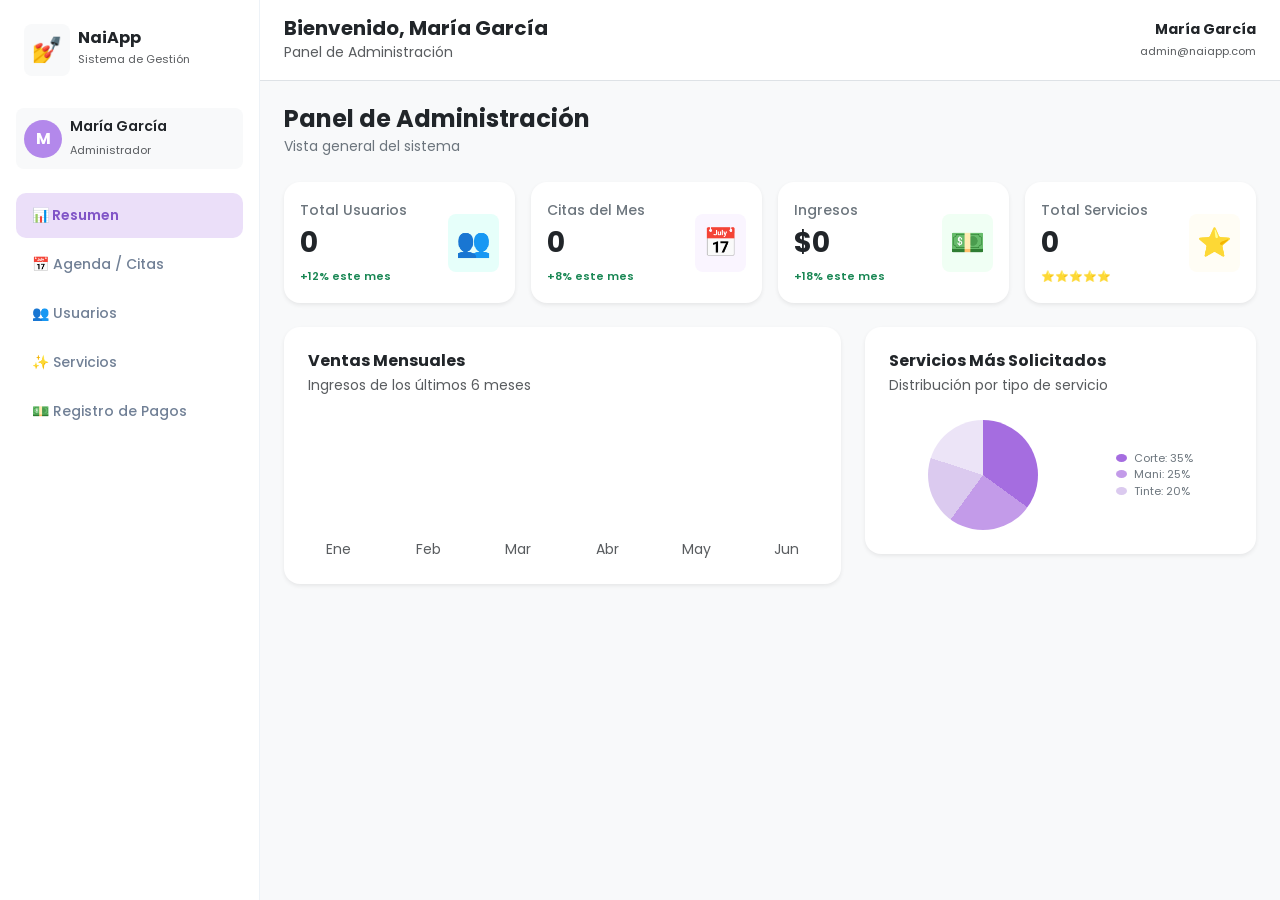
<file: 02-Diseño/02-Mockups/dashboard.html>
<!DOCTYPE html>
<html lang="es">
<head>
    <meta charset="UTF-8">
    <meta name="viewport" content="width=device-width, initial-scale=1.0">
    <title>NaiApp - Sistema de Gestión</title>
    
    <link href="https://cdn.jsdelivr.net/npm/bootstrap@5.3.2/dist/css/bootstrap.min.css" rel="stylesheet">
    <link rel="preconnect" href="https://fonts.googleapis.com">
    <link rel="preconnect" href="https://fonts.gstatic.com" crossorigin>
    <link href="https://fonts.googleapis.com/css2?family=Poppins:wght@400;500;600;700&display=swap" rel="stylesheet">

    <link rel="stylesheet" href="dashboard.css">
</head>
<body>

    <div class="d-flex">
        
        <aside class="sidebar-custom p-3 flex-shrink-0 d-none d-md-block">
            <div class="d-flex align-items-center gap-2 mb-4 p-2">
                <span class="fs-4 bg-light p-2 rounded-3">💅</span>
                <div>
                    <div class="fw-bold lh-1">NaiApp</div>
                    <small class="text-muted fs-xs">Sistema de Gestión</small>
                </div>
            </div>

            <div class="d-flex align-items-center gap-2 bg-light p-2 rounded-3 mb-4">
                <div class="avatar-pill text-white rounded-circle d-flex align-items-center justify-content-center fw-bold">M</div>
                <div>
                    <div class="fw-semibold small">María García</div>
                    <small class="text-muted fs-xs">Administrador</small>
                </div>
            </div>

            <nav class="nav flex-column gap-1">
                <button class="menu-item-custom active" onclick="changeSection('resumen')">📊 Resumen</button>
                <button class="menu-item-custom" onclick="changeSection('agenda')">📅 Agenda / Citas</button>
                <button class="menu-item-custom" onclick="changeSection('usuarios')">👥 Usuarios</button>
                <button class="menu-item-custom" onclick="changeSection('servicios')">✨ Servicios</button>
                <button class="menu-item-custom" onclick="changeSection('pagos')">💵 Registro de Pagos</button>
            </nav>
        </aside>

        <main class="flex-grow-1 min-vh-100 d-flex flex-column style-main">
            
            <header class="bg-white border-bottom px-4 py-3 d-flex justify-content-between align-items-center">
                <div>
                    <h1 class="h5 fw-bold mb-0">Bienvenido, María García</h1>
                    <small class="text-muted">Panel de Administración</small>
                </div>
                <div class="text-end small d-none d-sm-block">
                    <div class="fw-bold">María García</div>
                    <span class="text-muted fs-xs">admin@naiapp.com</span>
                </div>
            </header>

            <div class="p-4 container-fluid">

                <div id="sec-resumen" class="section-content active">
                    <div class="mb-4">
                        <h2 class="h4 fw-bold mb-0">Panel de Administración</h2>
                        <small class="text-secondary">Vista general del sistema</small>
                    </div>

                    <div class="row g-3 mb-4">
                        <div class="col-sm-6 col-xl-3">
                            <div class="card border-0 shadow-sm p-3 d-flex flex-row justify-content-between align-items-center rounded-4">
                                <div>
                                    <span class="small text-secondary fw-medium">Total Usuarios</span>
                                    <h3 class="fw-bold my-1" id="kpi-users">0</h3>
                                    <small class="text-success fw-semibold fs-xs">+12% este mes</small>
                                </div>
                                <span class="fs-3 p-2 rounded-3 bg-teal-light">👥</span>
                            </div>
                        </div>
                        <div class="col-sm-6 col-xl-3">
                            <div class="card border-0 shadow-sm p-3 d-flex flex-row justify-content-between align-items-center rounded-4">
                                <div>
                                    <span class="small text-secondary fw-medium">Citas del Mes</span>
                                    <h3 class="fw-bold my-1" id="kpi-citas">0</h3>
                                    <small class="text-success fw-semibold fs-xs">+8% este mes</small>
                                </div>
                                <span class="fs-3 p-2 rounded-3 bg-purple-light-card">📅</span>
                            </div>
                        </div>
                        <div class="col-sm-6 col-xl-3">
                            <div class="card border-0 shadow-sm p-3 d-flex flex-row justify-content-between align-items-center rounded-4">
                                <div>
                                    <span class="small text-secondary fw-medium">Ingresos</span>
                                    <h3 class="fw-bold my-1" id="kpi-ingresos">$0</h3>
                                    <small class="text-success fw-semibold fs-xs">+18% este mes</small>
                                </div>
                                <span class="fs-3 p-2 rounded-3 bg-green-light">💵</span>
                            </div>
                        </div>
                        <div class="col-sm-6 col-xl-3">
                            <div class="card border-0 shadow-sm p-3 d-flex flex-row justify-content-between align-items-center rounded-4">
                                <div>
                                    <span class="small text-secondary fw-medium">Total Servicios</span>
                                    <h3 class="fw-bold my-1" id="kpi-services">0</h3>
                                    <small class="text-warning fs-xs">⭐⭐⭐⭐⭐</small>
                                </div>
                                <span class="fs-3 p-2 rounded-3 bg-yellow-light">⭐</span>
                            </div>
                        </div>
                    </div>

                    <div class="row g-4">
                        <div class="col-lg-7">
                            <div class="card border-0 shadow-sm p-4 rounded-4 bg-white">
                                <h4 class="h6 fw-bold mb-1">Ventas Mensuales</h4>
                                <p class="text-muted small mb-4">Ingresos de los últimos 6 meses</p>
                                <div class="bar-chart-mock">
                                    <div class="bar-wrapper"><div class="bar style-b1"></div><span class="small text-muted">Ene</span></div>
                                    <div class="bar-wrapper"><div class="bar style-b2"></div><span class="small text-muted">Feb</span></div>
                                    <div class="bar-wrapper"><div class="bar style-b3"></div><span class="small text-muted">Mar</span></div>
                                    <div class="bar-wrapper"><div class="bar style-b4"></div><span class="small text-muted">Abr</span></div>
                                    <div class="bar-wrapper"><div class="bar style-b5"></div><span class="small text-muted">May</span></div>
                                    <div class="bar-wrapper"><div class="bar style-b6"></div><span class="small text-muted">Jun</span></div>
                                </div>
                            </div>
                        </div>
                        <div class="col-lg-5">
                            <div class="card border-0 shadow-sm p-4 rounded-4 bg-white">
                                <h4 class="h6 fw-bold mb-1">Servicios Más Solicitados</h4>
                                <p class="text-muted small mb-4">Distribución por tipo de servicio</p>
                                <div class="d-flex align-items-center justify-content-around">
                                    <div class="pie-circle"></div>
                                    <div class="small text-secondary fs-xs">
                                        <div><span class="badge rounded-circle me-1 leg-1"> </span> Corte: 35%</div>
                                        <div><span class="badge rounded-circle me-1 leg-2"> </span> Mani: 25%</div>
                                        <div><span class="badge rounded-circle me-1 leg-3"> </span> Tinte: 20%</div>
                                    </div>
                                </div>
                            </div>
                        </div>
                    </div>
                </div>

                <div id="sec-agenda" class="section-content">
                    <div class="card border-0 shadow-sm p-4 rounded-4 bg-white mb-4">
                        <h2 class="h4 fw-bold mb-3">📅 Agenda / Citas</h2>
                        <form id="form-agenda" class="row g-3 align-items-end">
                            <input type="hidden" id="agenda-id">
                            <div class="col-md-4">
                                <label class="form-label small fw-semibold">Cliente</label>
                                <input type="text" id="agenda-cliente" class="form-control" placeholder="Nombre" required>
                            </div>
                            <div class="col-md-4">
                                <label class="form-label small fw-semibold">Servicio</label>
                                <input type="text" id="agenda-servicio" class="form-control" placeholder="Ej. Manicure" required>
                            </div>
                            <div class="col-md-4">
                                <label class="form-label small fw-semibold">Fecha y Hora</label>
                                <input type="datetime-local" id="agenda-fecha" class="form-control" required>
                            </div>
                            <div class="col-12 text-end">
                                <button type="submit" id="btn-agenda" class="btn btn-purple-custom text-white px-4">Agendar Cita</button>
                            </div>
                        </form>
                    </div>
                    <div class="table-responsive bg-white rounded-4 shadow-sm border">
                        <table class="table table-hover align-middle mb-0">
                            <thead class="table-light"><tr><th>Cliente</th><th>Servicio</th><th>Fecha y Hora</th><th>Acciones</th></tr></thead>
                            <tbody id="tabla-agenda"></tbody>
                        </table>
                    </div>
                </div>

                <div id="sec-usuarios" class="section-content">
                    <div class="card border-0 shadow-sm p-4 rounded-4 bg-white mb-4">
                        <h2 class="h4 fw-bold mb-3">👥 Gestión de Usuarios</h2>
                        <form id="form-usuarios" class="row g-3 align-items-end">
                            <input type="hidden" id="usuarios-id">
                            <div class="col-md-4">
                                <label class="form-label small fw-semibold">Nombre Completo</label>
                                <input type="text" id="usuarios-nombre" class="form-control" placeholder="Ej. Camila" required>
                            </div>
                            <div class="col-md-4">
                                <label class="form-label small fw-semibold">Teléfono</label>
                                <input type="tel" id="usuarios-telefono" class="form-control" placeholder="Número" required>
                            </div>
                            <div class="col-md-3">
                                <label class="form-label small fw-semibold">Rol del Sistema</label>
                                <select id="usuarios-rol" class="form-select" required>
                                    <option value="Cliente">Cliente</option>
                                    <option value="Estilista">Estilista</option>
                                    <option value="Administrador">Administrador</option>
                                </select>
                            </div>
                            <div class="col-md-1 text-end">
                                <button type="submit" id="btn-usuarios" class="btn btn-purple-custom text-white w-100">Guardar</button>
                            </div>
                        </form>
                    </div>
                    <div class="table-responsive bg-white rounded-4 shadow-sm border">
                        <table class="table table-hover align-middle mb-0">
                            <thead class="table-light"><tr><th>Nombre</th><th>Teléfono</th><th>Rol</th><th>Acciones</th></tr></thead>
                            <tbody id="tabla-usuarios"></tbody>
                        </table>
                    </div>
                </div>

                <div id="sec-servicios" class="section-content">
                    <div class="card border-0 shadow-sm p-4 rounded-4 bg-white mb-4">
                        <h2 class="h4 fw-bold mb-3">✨ Catálogo de Servicios</h2>
                        <form id="form-servicios" class="row g-3 align-items-end">
                            <input type="hidden" id="servicios-id">
                            <div class="col-md-6">
                                <label class="form-label small fw-semibold">Nombre del Servicio</label>
                                <input type="text" id="servicios-nombre" class="form-control" placeholder="Ej. Pedicure" required>
                            </div>
                            <div class="col-md-4">
                                <label class="form-label small fw-semibold">Precio ($)</label>
                                <input type="number" id="servicios-precio" class="form-control" placeholder="Monto" required>
                            </div>
                            <div class="col-md-2 text-end">
                                <button type="submit" id="btn-servicios" class="btn btn-purple-custom text-white w-100">Añadir</button>
                            </div>
                        </form>
                    </div>
                    <div class="table-responsive bg-white rounded-4 shadow-sm border">
                        <table class="table table-hover align-middle mb-0">
                            <thead class="table-light"><tr><th>Servicio</th><th>Precio</th><th>Acciones</th></tr></thead>
                            <tbody id="tabla-servicios"></tbody>
                        </table>
                    </div>
                </div>

                <div id="sec-pagos" class="section-content">
                    <div class="card border-0 shadow-sm p-4 rounded-4 bg-white mb-4">
                        <h2 class="h4 fw-bold mb-3">💵 Historial de Transacciones</h2>
                        <form id="form-pagos" class="row g-3 align-items-end">
                            <input type="hidden" id="pagos-id">
                            <div class="col-md-4">
                                <label class="form-label small fw-semibold">Concepto / Cliente</label>
                                <input type="text" id="pagos-concepto" class="form-control" placeholder="Descripción" required>
                            </div>
                            <div class="col-md-4">
                                <label class="form-label small fw-semibold">Monto ($)</label>
                                <input type="number" id="pagos-monto" class="form-control" placeholder="Valor numérico" required>
                            </div>
                            <div class="col-md-3">
                                <label class="form-label small fw-semibold">Método de Pago</label>
                                <select id="pagos-metodo" class="form-select" required>
                                    <option value="Efectivo">Efectivo</option>
                                    <option value="Transferencia">Transferencia</option>
                                    <option value="Tarjeta">Tarjeta</option>
                                </select>
                            </div>
                            <div class="col-md-1 text-end">
                                <button type="submit" id="btn-pagos" class="btn btn-purple-custom text-white w-100">Pagar</button>
                            </div>
                        </form>
                    </div>
                    <div class="table-responsive bg-white rounded-4 shadow-sm border">
                        <table class="table table-hover align-middle mb-0">
                            <thead class="table-light"><tr><th>Concepto</th><th>Monto</th><th>Método</th><th>Acciones</th></tr></thead>
                            <tbody id="tabla-pagos"></tbody>
                        </table>
                    </div>
                </div>

            </div>
        </main>
    </div>

    <script>
        function changeSection(sectionId) {
            document.querySelectorAll('.section-content').forEach(sec => sec.classList.remove('active'));
            document.querySelectorAll('.menu-item-custom').forEach(btn => btn.classList.remove('active'));
            
            document.getElementById(`sec-${sectionId}`).classList.add('active');
            event.currentTarget.classList.add('active');
        }

        function setupCRUD(modulo, campos) {
            const form = document.getElementById(`form-${modulo}`);
            const tabla = document.getElementById(`tabla-${modulo}`);
            const btnSubmit = document.getElementById(`btn-${modulo}`);
            
            let datos = JSON.parse(localStorage.getItem(`naiapp_${modulo}`)) || [];

            const listar = () => {
                tabla.innerHTML = '';
                datos.forEach(item => {
                    const tr = document.createElement('tr');
                    let celdas = '';
                    campos.forEach(campo => {
                        let valor = item[campo];
                        if(campo === 'precio' || campo === 'monto') valor = '$' + parseInt(valor).toLocaleString();
                        if(campo === 'fecha') valor = new Date(valor).toLocaleString();
                        celdas += `<td>${valor}</td>`;
                    });
                    celdas += `
                        <td>
                            <button class="btn btn-sm btn-warning me-1" onclick="editarItem('${modulo}', '${item.id}')">✏️</button>
                            <button class="btn btn-sm btn-danger" onclick="eliminarItem('${modulo}', '${item.id}')">🗑️</button>
                        </td>
                    `;
                    tr.innerHTML = celdas;
                    tabla.appendChild(tr);
                });
                actualizarKPIs();
            };

            form.addEventListener('submit', (e) => {
                e.preventDefault();
                const idHidden = document.getElementById(`${modulo}-id`).value;
                let obj = { id: idHidden || Date.now().toString() };
                campos.forEach(campo => { obj[campo] = document.getElementById(`${modulo}-${campo}`).value; });

                if (!idHidden) { datos.push(obj); } 
                else { datos = datos.map(item => item.id === idHidden ? obj : item); btnSubmit.innerText = "Guardar"; }

                localStorage.setItem(`naiapp_${modulo}`, JSON.stringify(datos));
                form.reset();
                document.getElementById(`${modulo}-id`).value = "";
                listar();
            });

            window[`edit_${modulo}`] = (id) => {
                const item = datos.find(i => i.id === id);
                if (item) {
                    document.getElementById(`${modulo}-id`).value = item.id;
                    campos.forEach(campo => { document.getElementById(`${modulo}-${campo}`).value = item[campo]; });
                    btnSubmit.innerText = "Actualizar";
                }
            };

            window[`delete_${modulo}`] = (id) => {
                if(confirm('¿Deseas eliminar este registro?')) {
                    datos = datos.filter(i => i.id !== id);
                    localStorage.setItem(`naiapp_${modulo}`, JSON.stringify(datos));
                    listar();
                }
            };
            listar();
        }

        function editarItem(modulo, id) { window[`edit_${modulo}`](id); }
        function eliminarItem(modulo, id) { window[`delete_${modulo}`](id); }

        function actualizarKPIs() {
            if(!document.getElementById('kpi-users')) return;
            const u = (JSON.parse(localStorage.getItem('naiapp_usuarios')) || []).length;
            const c = (JSON.parse(localStorage.getItem('naiapp_agenda')) || []).length;
            const s = (JSON.parse(localStorage.getItem('naiapp_servicios')) || []).length;
            const p = JSON.parse(localStorage.getItem('naiapp_pagos')) || [];
            const totalPagos = p.reduce((acc, curr) => acc + parseInt(curr.monto || 0), 0);

            document.getElementById('kpi-users').innerText = u;
            document.getElementById('kpi-citas').innerText = c;
            document.getElementById('kpi-services').innerText = s;
            document.getElementById('kpi-ingresos').innerText = '$' + totalPagos.toLocaleString();
        }

        document.addEventListener("DOMContentLoaded", () => {
            setupCRUD('agenda', ['cliente', 'servicio', 'fecha']);
            setupCRUD('usuarios', ['nombre', 'telefono', 'rol']);
            setupCRUD('servicios', ['nombre', 'precio']);
            setupCRUD('pagos', ['concepto', 'monto', 'metodo']);
        });
    </script>
    <script src="https://cdn.jsdelivr.net/npm/bootstrap@5.3.2/dist/js/bootstrap.bundle.min.js"></script>
</body>
</html>
</file>
<file: 02-Diseño/02-Mockups/dashboard.css>
:root {
    --purple-main: #b388eb;
    --purple-light: #f3eefc;
    --purple-dark: #8054c7;
    --bg-main: #f8f9fa;
}

body {
    font-family: 'Poppins', sans-serif;
    background-color: var(--bg-main);
}

.fs-xs {
    font-size: 11px !important;
}

.sidebar-custom {
    width: 260px;
    min-height: 100vh;
    background-color: white;
    border-right: 1px solid #edf2f7;
}

.avatar-pill {
    width: 38px; 
    height: 38px; 
    background-color: var(--purple-main);
}

.menu-item-custom {
    background: none;
    border: none;
    width: 100%;
    text-align: left;
    padding: 12px 16px;
    font-size: 14px;
    font-weight: 500;
    color: #718096;
    border-radius: 10px;
    transition: all 0.2s;
}

.menu-item-custom:hover, .menu-item-custom.active {
    background-color: #ebdff9;
    color: var(--purple-dark);
    font-weight: 600;
}

.style-main {
    overflow-x: hidden;
}

.section-content { 
    display: none; 
}

.section-content.active { 
    display: block; 
}

.bg-teal-light { background-color: #e6fffa; }
.bg-purple-light-card { background-color: #faf5ff; }
.bg-green-light { background-color: #f0fff4; }
.bg-yellow-light { background-color: #fffdf5; }

/* Gráficos simulados */
.bar-chart-mock { 
    display: flex; 
    justify-content: space-between; 
    align-items: flex-end; 
    height: 140px; 
}

.bar-wrapper { 
    display: flex; 
    flex-direction: column; 
    align-items: center; 
    gap: 8px; 
    width: 12%; 
}

.bar { 
    width: 100%; 
    background-color: #c39be9; 
    border-radius: 4px 4px 0 0; 
}

.style-b1 { height: 60%; }
.style-b2 { height: 75%; }
.style-b3 { height: 50%; }
.style-b4 { height: 85%; }
.style-b5 { height: 80%; }
.style-b6 { height: 95%; }

.pie-circle { 
    width: 110px; 
    height: 110px; 
    border-radius: 50%; 
    background: conic-gradient(#a56de0 0% 35%, #c39be9 35% 60%, #dbcaef 60% 80%, #ece4f7 80% 100%); 
}

.leg-1 { background:#a56de0; width:8px; height:8px; }
.leg-2 { background:#c39be9; width:8px; height:8px; }
.leg-3 { background:#dbcaef; width:8px; height:8px; }

.btn-purple-custom {
    background-color: var(--purple-dark);
}
.btn-purple-custom:hover {
    background-color: #6a3fa8;
}
</file>
